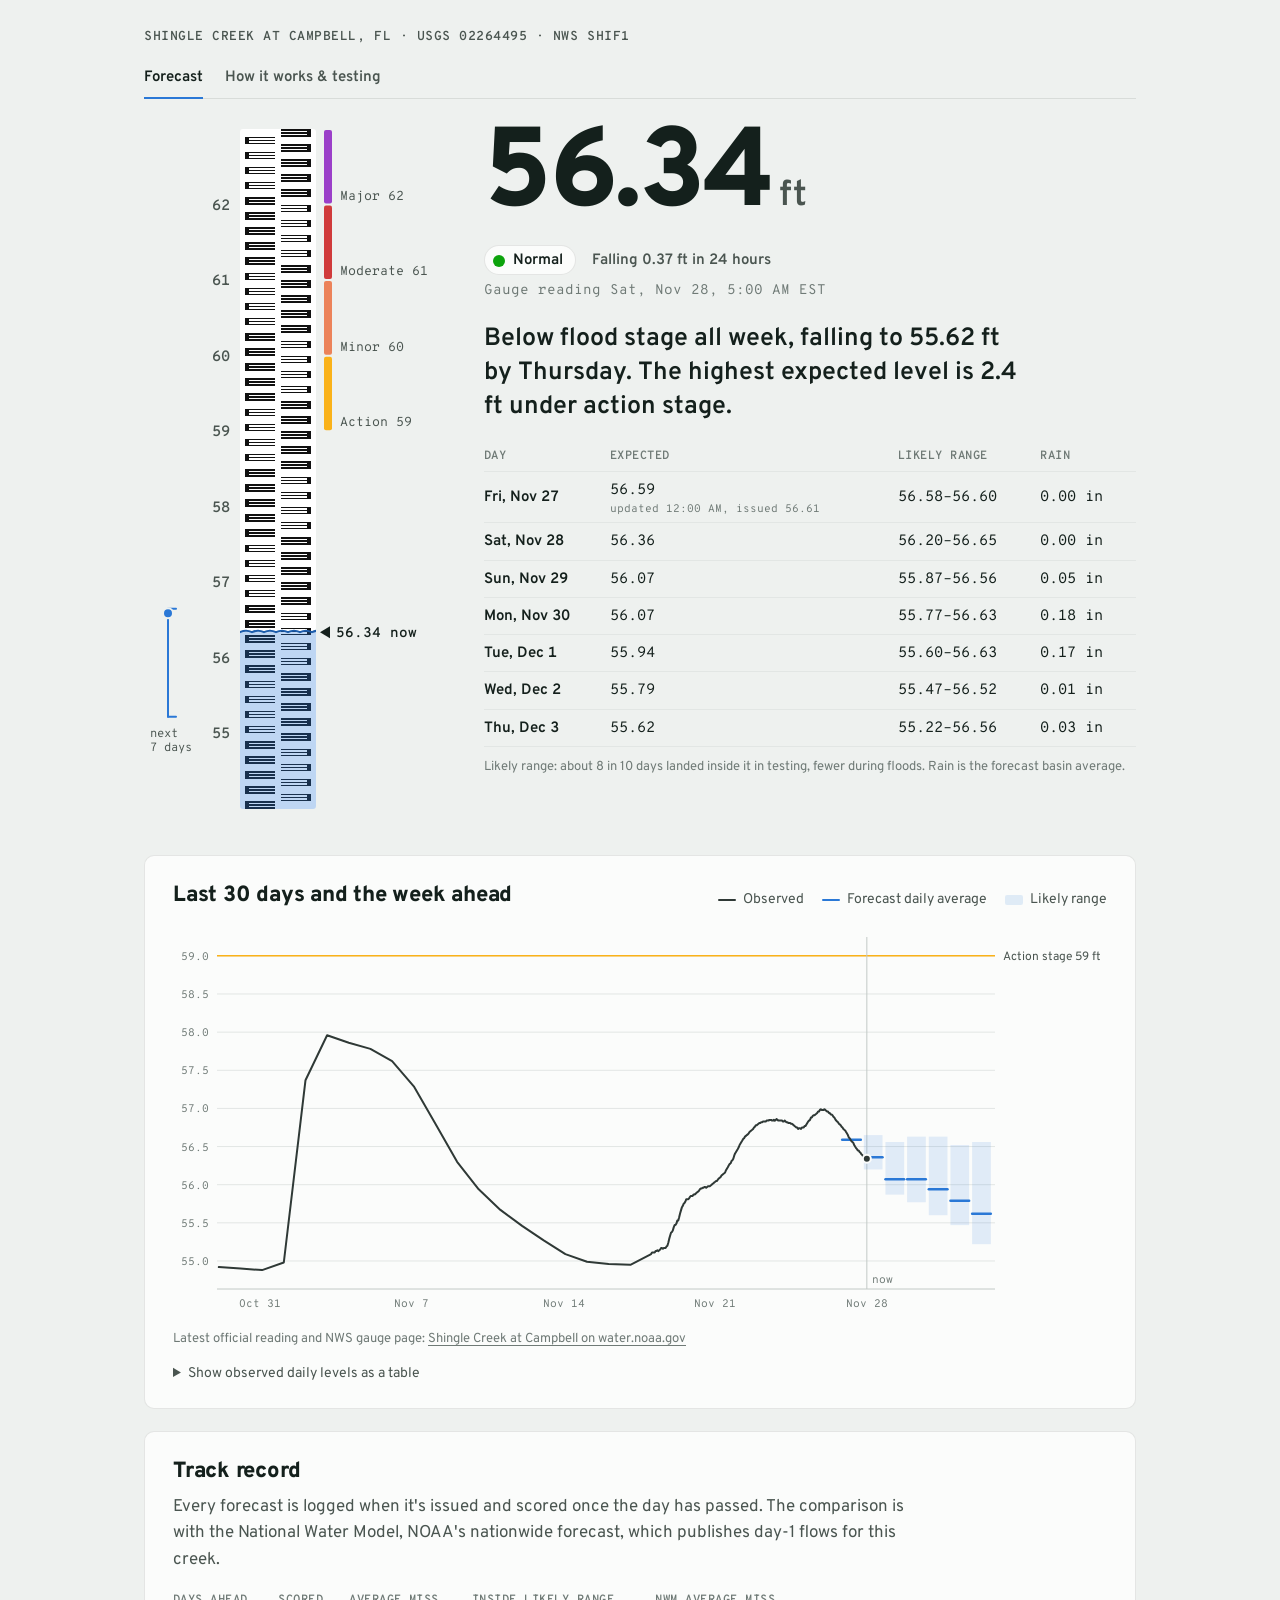
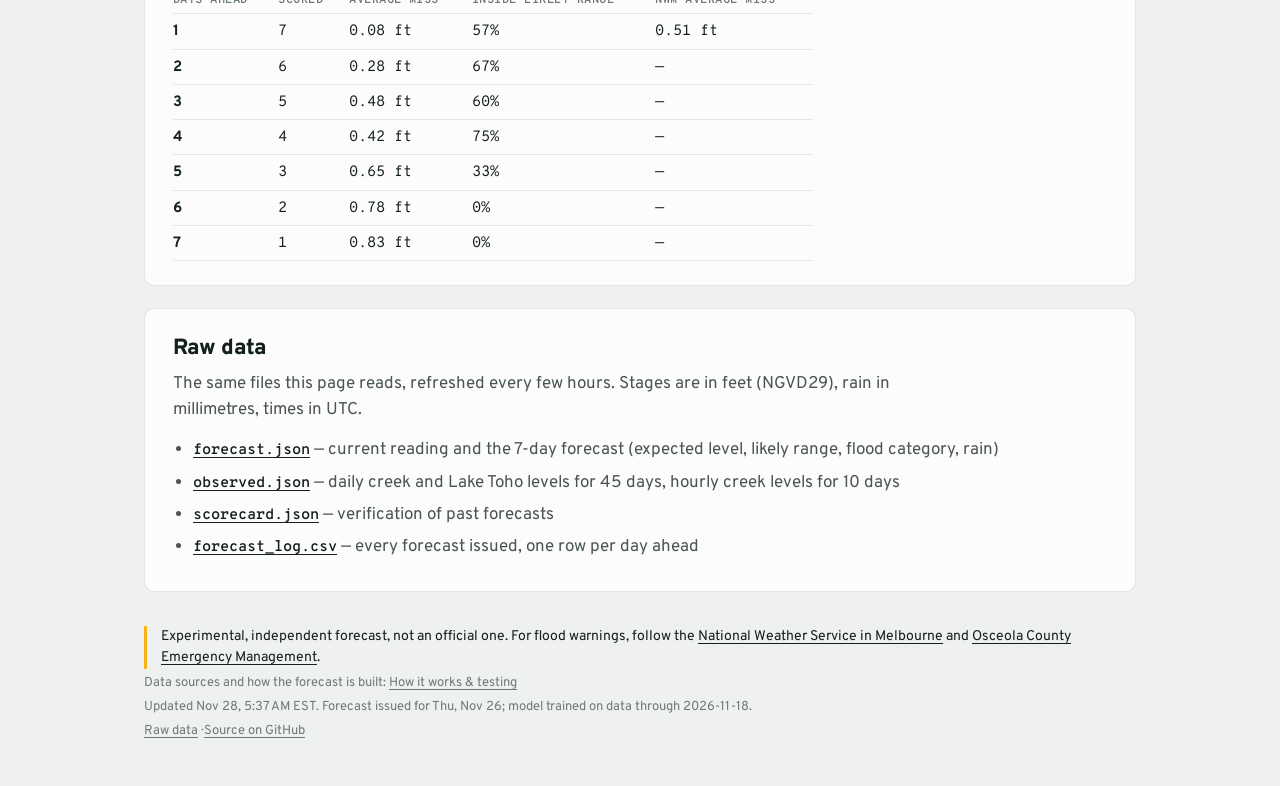
<file: site/index.html>
<!doctype html>
<html lang="en">
<head>
  <meta charset="utf-8">
  <meta name="viewport" content="width=device-width, initial-scale=1">
  <title>Shingle Creek forecast</title>
  <meta name="description" content="7-day water level forecast for Shingle Creek at Campbell, Florida (USGS 02264495), updated every few hours.">
  <link rel="icon" href="data:image/svg+xml,%3Csvg xmlns='http://www.w3.org/2000/svg' viewBox='0 0 32 32'%3E%3Crect x='6' y='1' width='20' height='30' rx='2' fill='%23fff' stroke='%23111' stroke-width='2'/%3E%3Cpath d='M9 5h7v2H11v2h5v2H11v2h5v2H9z' fill='%23111'/%3E%3Crect x='7' y='19' width='18' height='11' fill='%232a78d6'/%3E%3C/svg%3E">
  <link rel="preconnect" href="https://fonts.googleapis.com">
  <link rel="preconnect" href="https://fonts.gstatic.com" crossorigin>
  <link href="https://fonts.googleapis.com/css2?family=Overpass:wght@400;600;800&family=Overpass+Mono:wght@400;600&display=swap" rel="stylesheet">
  <link rel="stylesheet" href="style.css">
</head>
<body>
  <header class="masthead">
    <p class="eyebrow">Shingle Creek at Campbell, FL · USGS 02264495 · NWS SHIF1</p>
    <nav class="tabs" aria-label="Pages">
      <a href="./" aria-current="page">Forecast</a>
      <a href="how-it-works.html">How it works &amp; testing</a>
    </nav>
  </header>

  <main>
    <section class="hero" aria-labelledby="now-heading">
      <figure class="gauge" aria-describedby="gauge-desc">
        <svg id="gauge" role="img" aria-labelledby="gauge-desc"></svg>
        <figcaption id="gauge-desc" class="sr-only">Staff gauge showing the current level against flood stages.</figcaption>
      </figure>
      <div class="reading">
        <h1 id="now-heading" class="sr-only">Current level</h1>
        <p class="stage"><span id="stage-value">—</span><span class="unit">ft</span></p>
        <p class="status-row">
          <span id="category" class="chip" data-cat="unknown"><span class="chip-icon" aria-hidden="true"></span><span class="chip-text">Loading</span></span>
          <span id="trend" class="trend"></span>
        </p>
        <p id="as-of" class="as-of"></p>
        <p id="headline" class="headline"></p>
        <table class="week" aria-label="7-day forecast">
          <thead><tr><th scope="col">Day</th><th scope="col">Expected</th><th scope="col">Likely range</th><th scope="col">Rain</th></tr></thead>
          <tbody id="week-body"></tbody>
        </table>
        <p class="note">Likely range: about 8 in 10 days landed inside it in testing, fewer during floods. Rain is the forecast basin average.</p>
      </div>
    </section>

    <section class="panel" aria-labelledby="hydro-heading">
      <div class="panel-head">
        <h2 id="hydro-heading">Last 30 days and the week ahead</h2>
        <ul class="legend" aria-label="Legend">
          <li><span class="key key-obs" aria-hidden="true"></span>Observed</li>
          <li><span class="key key-fc" aria-hidden="true"></span>Forecast daily average</li>
          <li><span class="key key-band" aria-hidden="true"></span>Likely range</li>
        </ul>
      </div>
      <div id="hydro" class="hydro"></div>
      <p class="note live-link">Latest official reading and NWS gauge page: <a href="https://water.noaa.gov/gauges/shif1">Shingle Creek at Campbell on water.noaa.gov</a></p>
      <details class="data-table">
        <summary>Show observed daily levels as a table</summary>
        <table><thead><tr><th scope="col">Date</th><th scope="col">Creek (ft)</th><th scope="col">Lake Toho (ft)</th></tr></thead><tbody id="obs-body"></tbody></table>
      </details>
    </section>

    <section class="panel" aria-labelledby="record-heading">
      <h2 id="record-heading">Track record</h2>
      <p class="lede">Every forecast is logged when it's issued and scored once the day has passed. The comparison is with the National Water Model, NOAA's nationwide forecast, which publishes day-1 flows for this creek.</p>
      <div id="record"></div>
    </section>

    <section class="panel" aria-labelledby="raw-heading">
      <h2 id="raw-heading">Raw data</h2>
      <p class="lede">The same files this page reads, refreshed every few hours. Stages are in feet (NGVD29), rain in millimetres, times in UTC.</p>
      <ul class="raw-links">
        <li><a href="https://raw.githubusercontent.com/hunterjackson/shingle-creek-forecast/main/site/data/forecast.json">forecast.json</a> — current reading and the 7-day forecast (expected level, likely range, flood category, rain)</li>
        <li><a href="https://raw.githubusercontent.com/hunterjackson/shingle-creek-forecast/main/site/data/observed.json">observed.json</a> — daily creek and Lake Toho levels for 45 days, hourly creek levels for 10 days</li>
        <li><a href="https://raw.githubusercontent.com/hunterjackson/shingle-creek-forecast/main/site/data/scorecard.json">scorecard.json</a> — verification of past forecasts</li>
        <li><a href="https://raw.githubusercontent.com/hunterjackson/shingle-creek-forecast/main/site/data/forecast_log.csv">forecast_log.csv</a> — every forecast issued, one row per day ahead</li>
      </ul>
    </section>
  </main>

  <footer class="footer">
    <p class="disclaimer foot-disclaimer">Experimental, independent forecast, not an official one. For flood warnings, follow the <a href="https://www.weather.gov/mlb/">National Weather Service in Melbourne</a> and <a href="https://www.osceola.org/agencies-departments/emergency-management/">Osceola County Emergency Management</a>.</p>
    <p>Data sources and how the forecast is built: <a href="how-it-works.html">How it works &amp; testing</a></p>
    <p id="generated"></p>
    <p><a href="#raw-heading">Raw data</a> · <a href="https://github.com/hunterjackson/shingle-creek-forecast">Source on GitHub</a></p>
  </footer>

  <div id="tooltip" class="tooltip" role="status" hidden></div>
  <script src="app.js" defer></script>
</body>
</html>
</file>
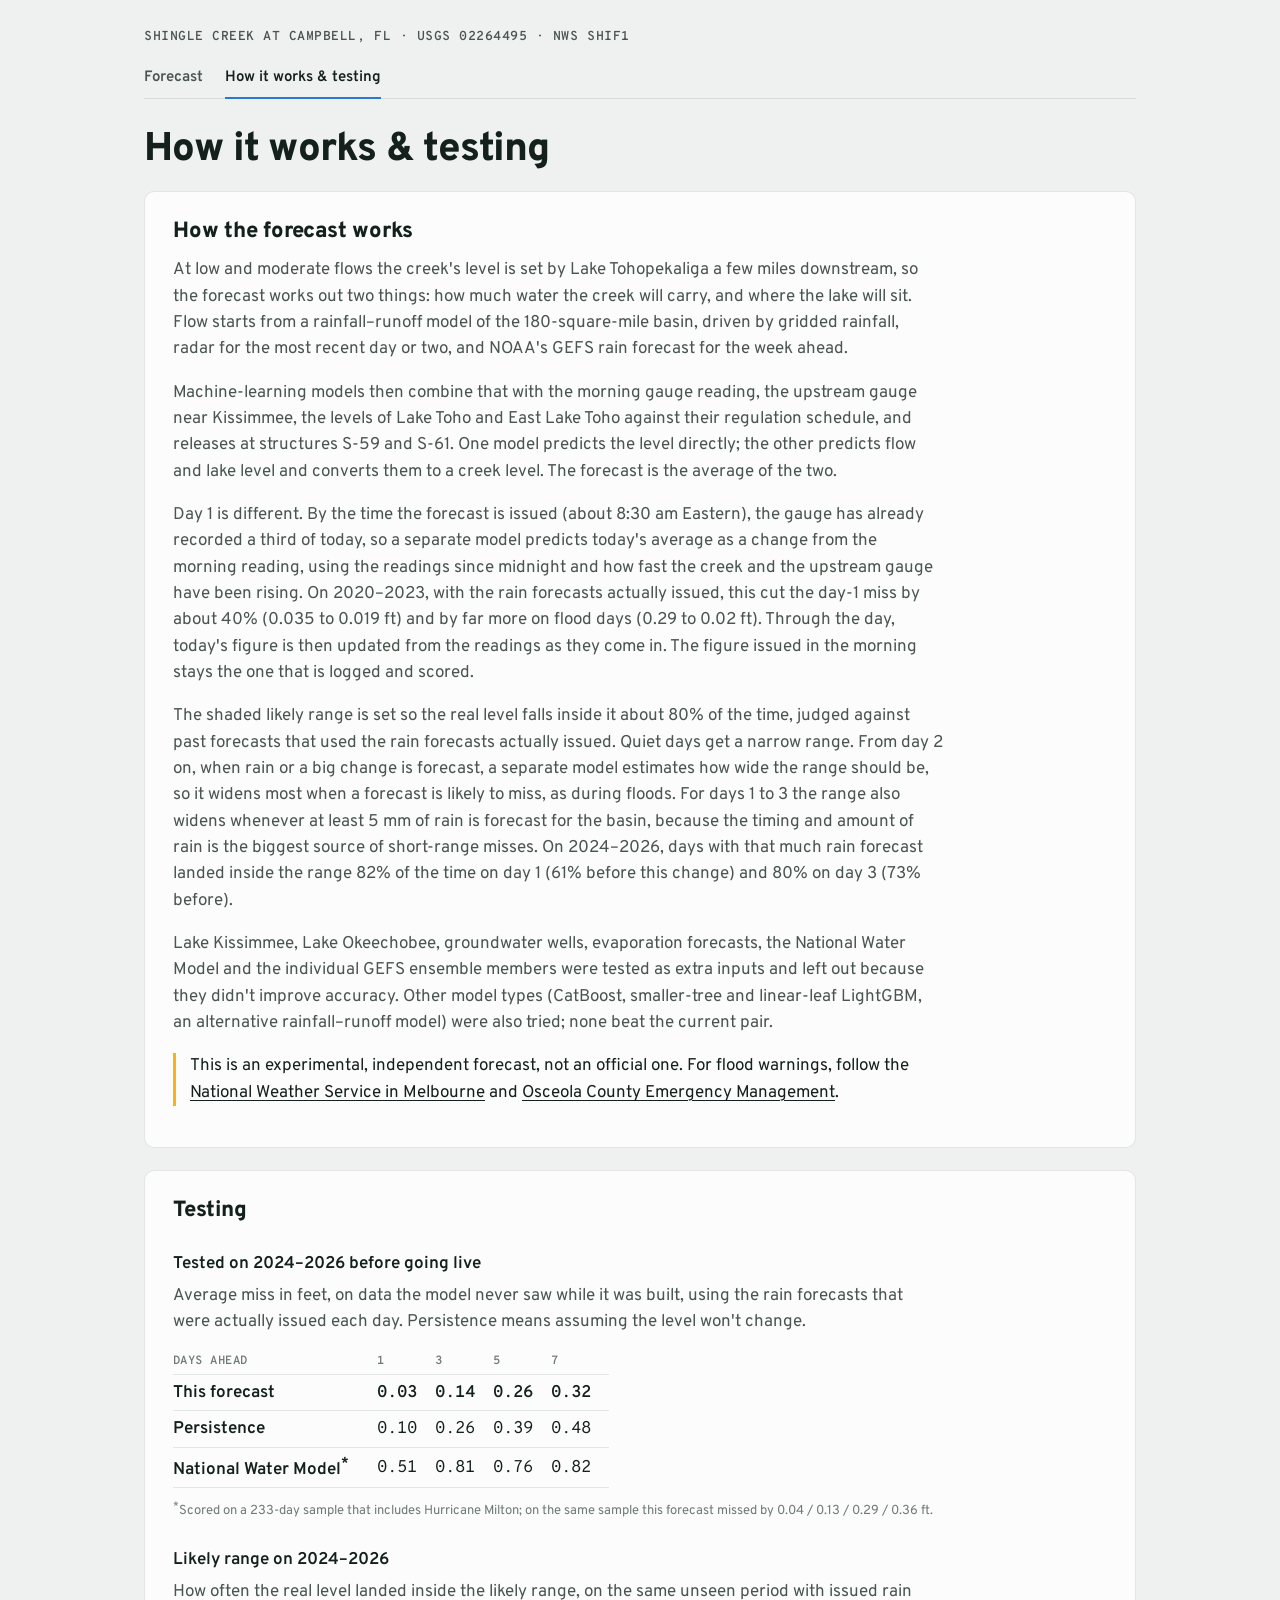
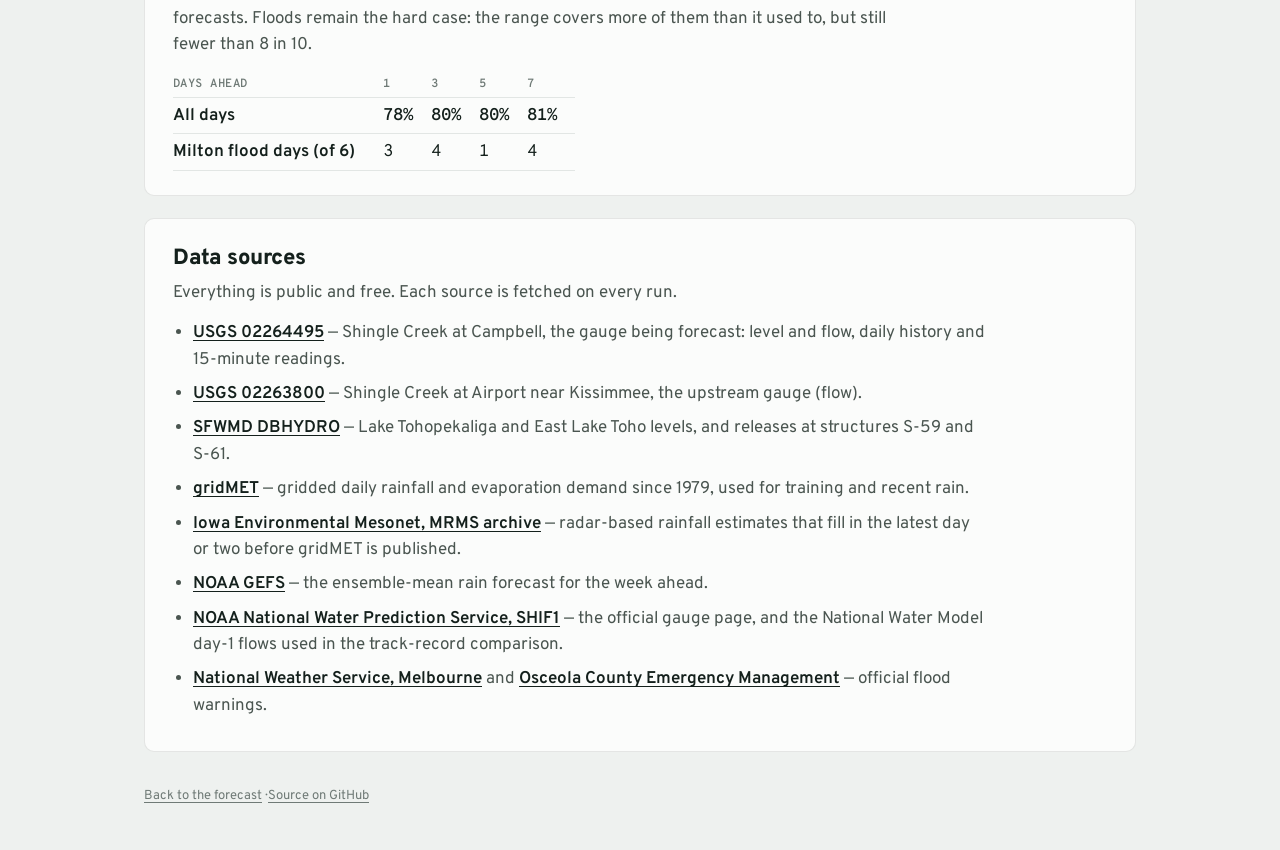
<file: site/how-it-works.html>
<!doctype html>
<html lang="en">
<head>
  <meta charset="utf-8">
  <meta name="viewport" content="width=device-width, initial-scale=1">
  <title>How it works · Shingle Creek forecast</title>
  <meta name="description" content="How the Shingle Creek forecast is built, how it was tested, and where the data comes from.">
  <link rel="icon" href="data:image/svg+xml,%3Csvg xmlns='http://www.w3.org/2000/svg' viewBox='0 0 32 32'%3E%3Crect x='6' y='1' width='20' height='30' rx='2' fill='%23fff' stroke='%23111' stroke-width='2'/%3E%3Cpath d='M9 5h7v2H11v2h5v2H11v2h5v2H9z' fill='%23111'/%3E%3Crect x='7' y='19' width='18' height='11' fill='%232a78d6'/%3E%3C/svg%3E">
  <link rel="preconnect" href="https://fonts.googleapis.com">
  <link rel="preconnect" href="https://fonts.gstatic.com" crossorigin>
  <link href="https://fonts.googleapis.com/css2?family=Overpass:wght@400;600;800&family=Overpass+Mono:wght@400;600&display=swap" rel="stylesheet">
  <link rel="stylesheet" href="style.css">
</head>
<body>
  <header class="masthead">
    <p class="eyebrow">Shingle Creek at Campbell, FL · USGS 02264495 · NWS SHIF1</p>
    <nav class="tabs" aria-label="Pages">
      <a href="./">Forecast</a>
      <a href="how-it-works.html" aria-current="page">How it works &amp; testing</a>
    </nav>
  </header>

  <main>
    <h1 class="page-title">How it works &amp; testing</h1>
    <section class="panel how" aria-labelledby="how-heading">
      <h2 id="how-heading">How the forecast works</h2>
      <p>At low and moderate flows the creek's level is set by Lake Tohopekaliga a few miles downstream, so the forecast works out two things: how much water the creek will carry, and where the lake will sit. Flow starts from a rainfall–runoff model of the 180-square-mile basin, driven by gridded rainfall, radar for the most recent day or two, and NOAA's GEFS rain forecast for the week ahead.</p>
      <p>Machine-learning models then combine that with the morning gauge reading, the upstream gauge near Kissimmee, the levels of Lake Toho and East Lake Toho against their regulation schedule, and releases at structures S-59 and S-61. One model predicts the level directly; the other predicts flow and lake level and converts them to a creek level. The forecast is the average of the two.</p>
      <p>Day 1 is different. By the time the forecast is issued (about 8:30 am Eastern), the gauge has already recorded a third of today, so a separate model predicts today's average as a change from the morning reading, using the readings since midnight and how fast the creek and the upstream gauge have been rising. On 2020–2023, with the rain forecasts actually issued, this cut the day-1 miss by about 40% (0.035 to 0.019 ft) and by far more on flood days (0.29 to 0.02 ft). Through the day, today's figure is then updated from the readings as they come in. The figure issued in the morning stays the one that is logged and scored.</p>
      <p>The shaded likely range is set so the real level falls inside it about 80% of the time, judged against past forecasts that used the rain forecasts actually issued. Quiet days get a narrow range. From day 2 on, when rain or a big change is forecast, a separate model estimates how wide the range should be, so it widens most when a forecast is likely to miss, as during floods. For days 1 to 3 the range also widens whenever at least 5&nbsp;mm of rain is forecast for the basin, because the timing and amount of rain is the biggest source of short-range misses. On 2024–2026, days with that much rain forecast landed inside the range 82% of the time on day 1 (61% before this change) and 80% on day 3 (73% before).</p>
      <p>Lake Kissimmee, Lake Okeechobee, groundwater wells, evaporation forecasts, the National Water Model and the individual GEFS ensemble members were tested as extra inputs and left out because they didn't improve accuracy. Other model types (CatBoost, smaller-tree and linear-leaf LightGBM, an alternative rainfall–runoff model) were also tried; none beat the current pair.</p>
      <p class="disclaimer">This is an experimental, independent forecast, not an official one. For flood warnings, follow the <a href="https://www.weather.gov/mlb/">National Weather Service in Melbourne</a> and <a href="https://www.osceola.org/agencies-departments/emergency-management/">Osceola County Emergency Management</a>.</p>
    </section>
    <section class="panel" aria-labelledby="test-heading">
      <h2 id="test-heading">Testing</h2>
      <h3>Tested on 2024–2026 before going live</h3>
      <p class="lede">Average miss in feet, on data the model never saw while it was built, using the rain forecasts that were actually issued each day. Persistence means assuming the level won't change.</p>
      <table class="results">
        <thead><tr><th scope="col">Days ahead</th><th scope="col">1</th><th scope="col">3</th><th scope="col">5</th><th scope="col">7</th></tr></thead>
        <tbody>
          <tr><th scope="row">This forecast</th><td>0.03</td><td>0.14</td><td>0.26</td><td>0.32</td></tr>
          <tr><th scope="row">Persistence</th><td>0.10</td><td>0.26</td><td>0.39</td><td>0.48</td></tr>
          <tr><th scope="row">National Water Model<sup>*</sup></th><td>0.51</td><td>0.81</td><td>0.76</td><td>0.82</td></tr>
        </tbody>
      </table>
      <p class="note"><sup>*</sup>Scored on a 233-day sample that includes Hurricane Milton; on the same sample this forecast missed by 0.04 / 0.13 / 0.29 / 0.36 ft.</p>
      <h3>Likely range on 2024–2026</h3>
      <p class="lede">How often the real level landed inside the likely range, on the same unseen period with issued rain forecasts. Floods remain the hard case: the range covers more of them than it used to, but still fewer than 8 in 10.</p>
      <table class="results">
        <thead><tr><th scope="col">Days ahead</th><th scope="col">1</th><th scope="col">3</th><th scope="col">5</th><th scope="col">7</th></tr></thead>
        <tbody>
          <tr><th scope="row">All days</th><td>78%</td><td>80%</td><td>80%</td><td>81%</td></tr>
          <tr><th scope="row">Milton flood days (of 6)</th><td>3</td><td>4</td><td>1</td><td>4</td></tr>
        </tbody>
      </table>
    </section>
    <section class="panel" aria-labelledby="src-heading">
      <h2 id="src-heading">Data sources</h2>
      <p class="lede">Everything is public and free. Each source is fetched on every run.</p>
      <ul class="sources">
        <li><a href="https://waterdata.usgs.gov/monitoring-location/02264495/">USGS 02264495</a> — Shingle Creek at Campbell, the gauge being forecast: level and flow, daily history and 15-minute readings.</li>
        <li><a href="https://waterdata.usgs.gov/monitoring-location/02263800/">USGS 02263800</a> — Shingle Creek at Airport near Kissimmee, the upstream gauge (flow).</li>
        <li><a href="https://www.sfwmd.gov/science-data/dbhydro">SFWMD DBHYDRO</a> — Lake Tohopekaliga and East Lake Toho levels, and releases at structures S-59 and S-61.</li>
        <li><a href="https://www.climatologylab.org/gridmet.html">gridMET</a> — gridded daily rainfall and evaporation demand since 1979, used for training and recent rain.</li>
        <li><a href="https://mesonet.agron.iastate.edu/">Iowa Environmental Mesonet, MRMS archive</a> — radar-based rainfall estimates that fill in the latest day or two before gridMET is published.</li>
        <li><a href="https://registry.opendata.aws/noaa-gefs/">NOAA GEFS</a> — the ensemble-mean rain forecast for the week ahead.</li>
        <li><a href="https://water.noaa.gov/gauges/shif1">NOAA National Water Prediction Service, SHIF1</a> — the official gauge page, and the National Water Model day-1 flows used in the track-record comparison.</li>
        <li><a href="https://www.weather.gov/mlb/">National Weather Service, Melbourne</a> and <a href="https://www.osceola.org/agencies-departments/emergency-management/">Osceola County Emergency Management</a> — official flood warnings.</li>
      </ul>
    </section>
  </main>

  <footer class="footer">
    <p><a href="./">Back to the forecast</a> · <a href="https://github.com/hunterjackson/shingle-creek-forecast">Source on GitHub</a></p>
  </footer>
</body>
</html>
</file>
<file: site/style.css>
/* Shingle Creek forecast — tokens first; the chart and gauge read them by role. */
:root {
  color-scheme: light;
  --page: #eef1ef;
  --surface: #fbfcfb;
  --ink: #14201c;
  --ink-2: #4a5550;
  --muted: #6f7a76;
  --grid: #e2e6e4;
  --axis: #c2c9c6;
  --border: rgba(20, 32, 28, 0.10);
  --obs: #2f3936;
  --fc: #2a78d6;
  --fc-wash: rgba(42, 120, 214, 0.13);
  --board: #ffffff;
  --board-ink: #111111;
  --board-red: #c8102e;
  --water: rgba(42, 120, 214, 0.30);
  --water-edge: #1c5cab;
  /* flood categories (status — always shown with a label) */
  --cat-normal: #0ca30c;
  --cat-action: #fab219;
  --cat-minor: #ec835a;
  --cat-moderate: #d03b3b;
  --cat-major: #9b3fc9;
  --tooltip-bg: #14201c;
  --tooltip-ink: #f3f5f4;
  --font: "Overpass", system-ui, -apple-system, "Segoe UI", sans-serif;
  --mono: "Overpass Mono", ui-monospace, "SFMono-Regular", Menlo, monospace;
}
@media (prefers-color-scheme: dark) {
  :root:where(:not([data-theme="light"])) {
    color-scheme: dark;
    --page: #0c1110;
    --surface: #141a18;
    --ink: #e8ecea;
    --ink-2: #b8c1bd;
    --muted: #8b9591;
    --grid: #232c29;
    --axis: #36413d;
    --border: rgba(255, 255, 255, 0.10);
    --obs: #c9d1ce;
    --fc: #3987e5;
    --fc-wash: rgba(57, 135, 229, 0.18);
    --board: #e4e8e6;
    --board-ink: #111111;
    --board-red: #b30e29;
    --water: rgba(57, 135, 229, 0.42);
    --water-edge: #6da7ec;
    --tooltip-bg: #e8ecea;
    --tooltip-ink: #0c1110;
  }
}
:root[data-theme="dark"] {
  color-scheme: dark;
  --page: #0c1110; --surface: #141a18; --ink: #e8ecea; --ink-2: #b8c1bd; --muted: #8b9591;
  --grid: #232c29; --axis: #36413d; --border: rgba(255, 255, 255, 0.10); --obs: #c9d1ce;
  --fc: #3987e5; --fc-wash: rgba(57, 135, 229, 0.18); --board: #e4e8e6; --board-ink: #111111;
  --board-red: #b30e29; --water: rgba(57, 135, 229, 0.42); --water-edge: #6da7ec;
  --tooltip-bg: #e8ecea; --tooltip-ink: #0c1110;
}

* { box-sizing: border-box; }
html { -webkit-text-size-adjust: 100%; }
body {
  margin: 0;
  background: var(--page);
  color: var(--ink);
  font: 400 17px/1.55 var(--font);
}
a { color: inherit; text-decoration-thickness: 1px; text-underline-offset: 3px; }
a:hover { color: var(--fc); }
:focus-visible { outline: 2px solid var(--fc); outline-offset: 2px; border-radius: 2px; }
.sr-only { position: absolute; width: 1px; height: 1px; overflow: hidden; clip: rect(0 0 0 0); white-space: nowrap; }

.masthead, main, .footer { max-width: 1040px; margin: 0 auto; padding: 0 24px; }
.masthead { padding-top: 28px; }
.eyebrow {
  margin: 0;
  font: 600 13px/1.4 var(--mono);
  letter-spacing: 0.04em;
  text-transform: uppercase;
  color: var(--ink-2);
}

/* ---------- hero: gauge + reading ---------- */
.hero {
  display: grid;
  grid-template-columns: minmax(200px, 300px) 1fr;
  gap: 40px;
  align-items: start;
  padding: 20px 0 36px;
}
.gauge { margin: 0; }
.gauge svg { display: block; width: 100%; height: auto; overflow: visible; }
.gauge text { font-family: var(--mono); }

.stage {
  margin: 8px 0 0;
  font: 800 clamp(64px, 11vw, 112px)/0.9 var(--font);
  letter-spacing: -0.03em;
}
.stage .unit { font-size: 0.32em; font-weight: 600; letter-spacing: 0; margin-left: 0.18em; color: var(--ink-2); }
.status-row { display: flex; flex-wrap: wrap; align-items: center; gap: 10px 16px; margin: 18px 0 0; }
.chip {
  display: inline-flex; align-items: center; gap: 8px;
  padding: 4px 12px 3px 8px;
  border: 1px solid var(--border); border-radius: 999px;
  background: var(--surface);
  font: 600 15px/1.4 var(--font);
}
.chip-icon { width: 12px; height: 12px; border-radius: 3px; background: var(--muted); }
.chip[data-cat="normal"] .chip-icon { background: var(--cat-normal); border-radius: 50%; }
.chip[data-cat="action"] .chip-icon { background: var(--cat-action); }
.chip[data-cat="minor"] .chip-icon { background: var(--cat-minor); }
.chip[data-cat="moderate"] .chip-icon { background: var(--cat-moderate); }
.chip[data-cat="major"] .chip-icon { background: var(--cat-major); }
.trend { font: 600 15px/1.4 var(--font); color: var(--ink-2); }
.as-of { margin: 6px 0 0; font: 400 14px/1.4 var(--mono); color: var(--muted); }
.headline { margin: 22px 0 18px; font: 600 clamp(20px, 2.4vw, 25px)/1.35 var(--font); max-width: 34ch; }

.week { width: 100%; border-collapse: collapse; font-size: 15px; }
.week th, .week td { padding: 7px 10px 6px 0; text-align: left; border-bottom: 1px solid var(--grid); }
.week thead th { font: 600 12px/1.3 var(--mono); text-transform: uppercase; letter-spacing: 0.04em; color: var(--muted); }
.week td { font-family: var(--mono); font-variant-numeric: tabular-nums; }
.week td:first-child { font-family: var(--font); font-weight: 600; }
.week .flag { display: inline-block; width: 8px; height: 8px; border-radius: 2px; margin-left: 6px; vertical-align: 1px; }
.note { margin: 10px 0 0; font-size: 13px; color: var(--muted); }
.upd { font-size: 11px; line-height: 1.3; color: var(--muted); }

/* ---------- panels ---------- */
.panel {
  background: var(--surface);
  border: 1px solid var(--border);
  border-radius: 10px;
  padding: 26px 28px 24px;
  margin: 0 0 22px;
}
.panel h2 { margin: 0; font: 800 22px/1.25 var(--font); letter-spacing: -0.01em; }
.panel h3 { margin: 28px 0 0; font: 600 17px/1.3 var(--font); }
.panel-head { display: flex; flex-wrap: wrap; align-items: baseline; justify-content: space-between; gap: 8px 24px; margin-bottom: 14px; }
.lede { margin: 8px 0 14px; color: var(--ink-2); max-width: 68ch; }

.legend { display: flex; flex-wrap: wrap; gap: 6px 18px; margin: 0; padding: 0; list-style: none; font-size: 14px; color: var(--ink-2); }
.legend li { display: inline-flex; align-items: center; gap: 7px; }
.key { display: inline-block; width: 18px; }
.key-obs { height: 2px; background: var(--obs); border-radius: 1px; }
.key-fc { height: 2px; background: var(--fc); border-radius: 1px; }
.key-band { height: 10px; background: var(--fc-wash); border-radius: 2px; }

.hydro { position: relative; width: 100%; }
.hydro svg { display: block; width: 100%; height: auto; touch-action: pan-y; }
.hydro text { font-family: var(--mono); font-size: 11px; fill: var(--muted); }
.hydro .flood-label { font-family: var(--font); font-size: 12px; fill: var(--ink-2); }

.data-table { margin-top: 14px; font-size: 14px; }
.data-table summary { cursor: pointer; color: var(--ink-2); }
.data-table table, .results { border-collapse: collapse; margin-top: 10px; }
.data-table th, .data-table td, .results th, .results td { padding: 5px 18px 4px 0; text-align: left; border-bottom: 1px solid var(--grid); }
.data-table td, .results td { font-family: var(--mono); font-variant-numeric: tabular-nums; }
.results thead th { font: 600 12px/1.3 var(--mono); text-transform: uppercase; letter-spacing: 0.04em; color: var(--muted); }
.results tbody th { font-weight: 600; padding-right: 28px; }
.results tbody tr:first-child td { font-weight: 600; }

.record-table { border-collapse: collapse; width: 100%; max-width: 640px; font-size: 15px; }
.record-table th, .record-table td { padding: 6px 16px 5px 0; text-align: left; border-bottom: 1px solid var(--grid); }
.record-table td { font-family: var(--mono); font-variant-numeric: tabular-nums; }
.record-table thead th { font: 600 12px/1.3 var(--mono); text-transform: uppercase; letter-spacing: 0.04em; color: var(--muted); }
.empty { padding: 14px 16px; border: 1px dashed var(--axis); border-radius: 8px; color: var(--ink-2); max-width: 640px; }

.raw-links { margin: 0; padding-left: 20px; color: var(--ink-2); }
.raw-links li { margin: 6px 0; }
.raw-links a { font: 600 15px/1.4 var(--mono); color: var(--ink); }
.how p { max-width: 70ch; color: var(--ink-2); }
.how p:first-of-type { margin-top: 12px; }
.disclaimer { padding-left: 14px; border-left: 3px solid var(--cat-action); color: var(--ink) !important; }

.footer { padding-top: 8px; padding-bottom: 40px; font-size: 13px; color: var(--muted); }
.footer p { margin: 4px 0; }

.tooltip {
  position: fixed; z-index: 10; pointer-events: none;
  min-width: 150px; padding: 9px 11px 8px;
  background: var(--tooltip-bg); color: var(--tooltip-ink);
  border-radius: 6px; font-size: 13px; line-height: 1.45;
  box-shadow: 0 4px 18px rgba(0, 0, 0, 0.18);
}
.tooltip .tt-date { font: 600 12px/1.3 var(--mono); opacity: 0.75; margin-bottom: 4px; }
.tooltip .tt-row { display: flex; align-items: center; gap: 8px; }
.tooltip .tt-row b { font: 600 14px/1.4 var(--mono); }
.tooltip .tt-key { display: inline-block; width: 12px; height: 2px; border-radius: 1px; }

/* water surface ripple on the gauge */
@keyframes drift { from { transform: translateX(0); } to { transform: translateX(-24px); } }
.ripple { animation: drift 4s linear infinite; }
@media (prefers-reduced-motion: reduce) { .ripple { animation: none; } }

@media (max-width: 760px) {
  body { font-size: 16px; }
  .masthead, main, .footer { padding: 0 16px; }
  .masthead { padding-top: 20px; }
  .hero { grid-template-columns: 1fr; gap: 18px; }
  .gauge { max-width: 300px; order: 2; }
  .headline { font-size: 19px; }
  .week { font-size: 14px; }
  .week th, .week td { padding-right: 6px; }
  .panel { padding: 20px 16px 18px; border-radius: 8px; }
}

/* ---------- tabs + secondary page ---------- */
.tabs { display: flex; flex-wrap: wrap; gap: 4px 22px; margin: 14px 0 0; border-bottom: 1px solid var(--border); }
.tabs a { padding: 8px 0 9px; margin-bottom: -1px; text-decoration: none; color: var(--ink-2); font: 600 15px/1.3 var(--font); border-bottom: 2px solid transparent; }
.tabs a:hover { color: var(--ink); }
.tabs a[aria-current="page"] { color: var(--ink); border-bottom-color: var(--fc); }
.page-title { margin: 28px 0 18px; font: 800 clamp(28px, 4vw, 40px)/1.15 var(--font); letter-spacing: -0.02em; }
.live-link { margin-top: 12px; }
.sources { margin: 0; padding-left: 20px; color: var(--ink-2); }
.sources li { margin: 8px 0; max-width: 72ch; }
.sources a { font-weight: 600; color: var(--ink); }
.foot-disclaimer { margin: 0 0 14px; font-size: 14px; color: var(--ink) !important; }
</file>
